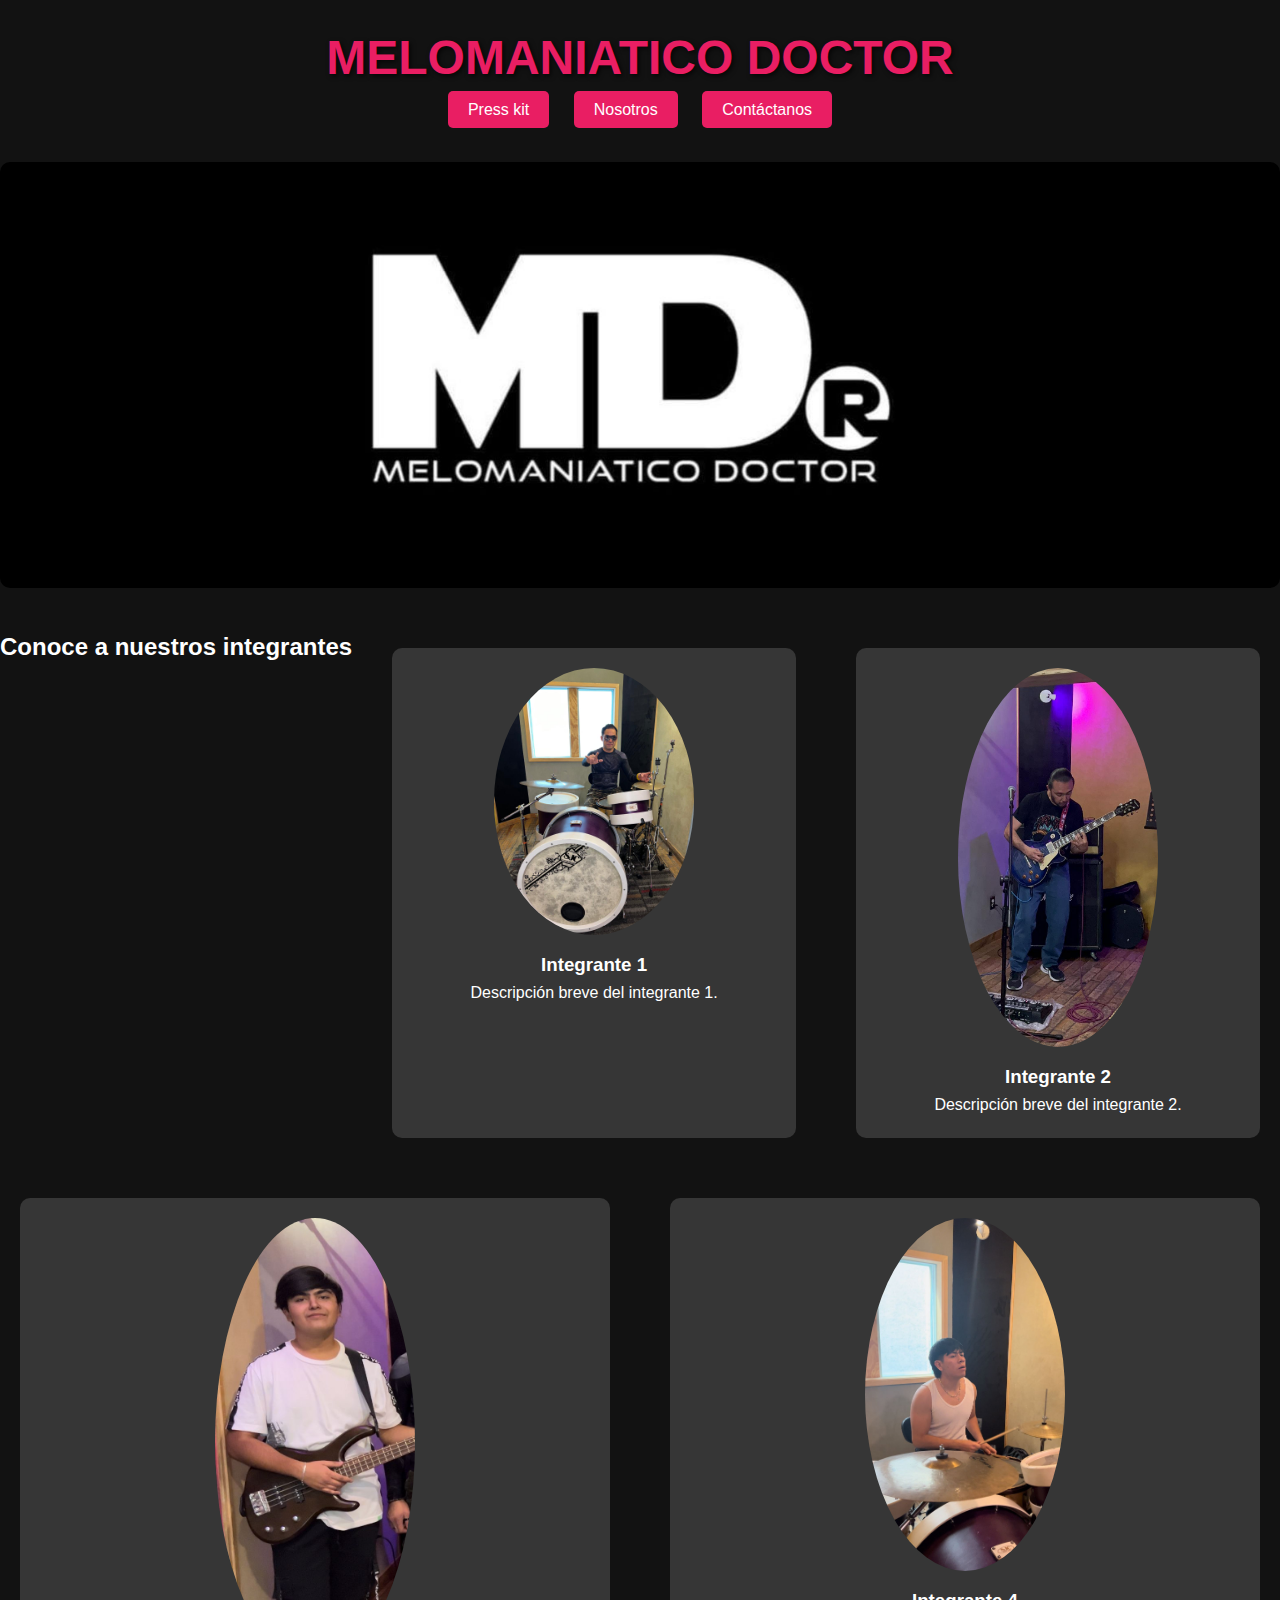
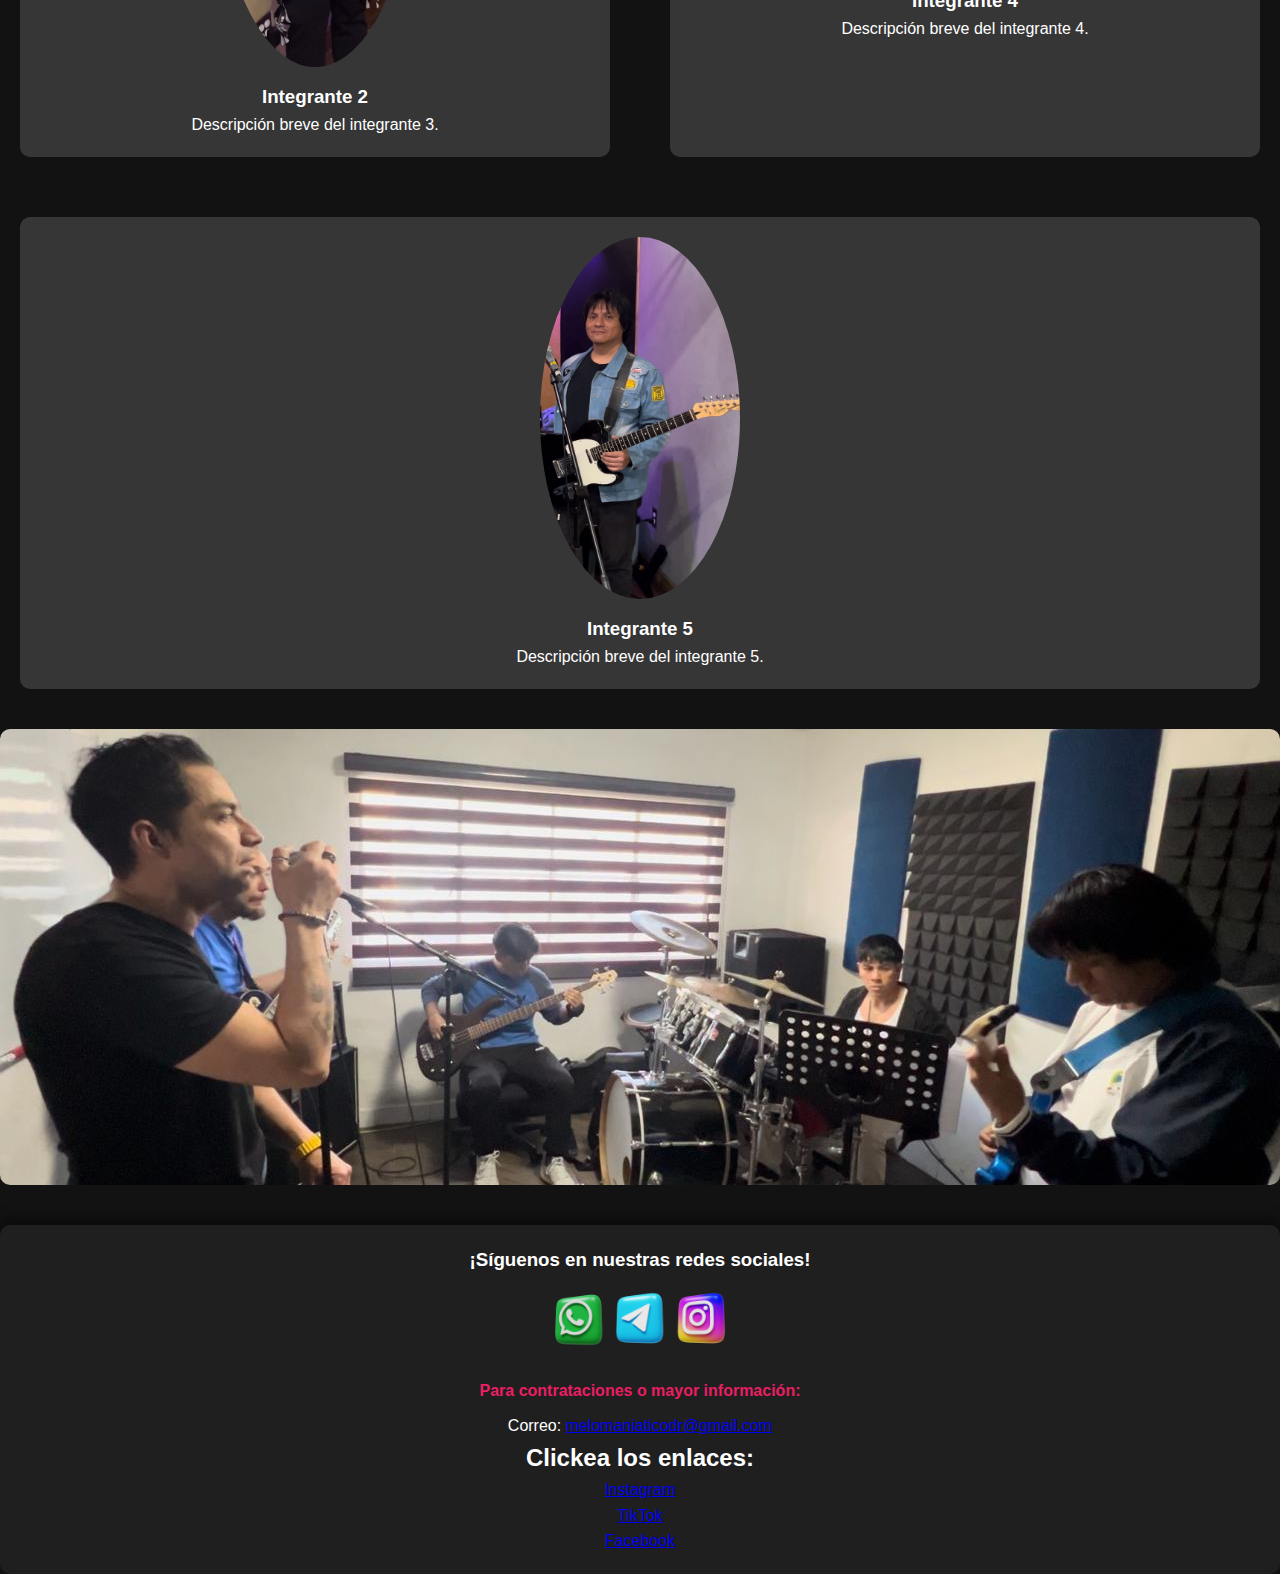
<file: index.html>
<!DOCTYPE html>
<html lang="en">

<head>
    <meta charset="UTF-8">
    <meta name="viewport" content="width=device-width, initial-scale=1.0">
    <title>Melomaniatico Doctor</title>
    <link rel="stylesheet" href="estilo.css">
</head>

        

<body>

  
        <header>
            <h1>MELOMANIATICO DOCTOR</h1>  
            <nav>
               <a href="press kit.html" class="Navegar">Press kit</a>
                <a href="Nosotros.html" class="Navegar">Nosotros</a>
                <a href="contactanos.html" class="Navegar">Contáctanos</a>
            </nav>
        </header>

        <section class="hero">
            <img src="logomd.jpeg" alt="Melomaniatico Doctor Logo" class="hero-img">
        </section>

        <section class="integrantes">
            <h2>Conoce a nuestros integrantes</h2>
            <div class="integrante">
                <img src="papa.jpeg" alt="Integrante 1" class="integrante-img">
                <h3>Integrante 1</h3>
                <p>Descripción breve del integrante 1.</p>
            </div>

            <div class="integrante">
                <img src="ivan.jpeg" alt="Integrante 2" class="integrante-img">
                <h3>Integrante 2</h3>
                <p>Descripción breve del integrante 2.</p>
            </div>

            
            <div class="integrante">
                <img src="joshua.jpeg" alt="Integrante 3" class="integrante-img">
                <h3>Integrante 2</h3>
                <p>Descripción breve del integrante 3.</p>
            </div>

            
            <div class="integrante">
                <img src="jordan.jpeg" alt="Integrante 4" class="integrante-img">
                <h3>Integrante 4</h3>
                <p>Descripción breve del integrante 4.</p>
            </div>

            <div class="integrante">
                <img src="fabricio.jpeg" alt="Integrante 5" class="integrante-img">
                <h3>Integrante 5</h3>
                <p>Descripción breve del integrante 5.</p>
            </div>

          
        </section>

        <section class="featured-media">
           
            <img src="footer" alt="Último lanzamiento" class="imagenespibes">
        </section>

        <footer>
            <h3>¡Síguenos en nuestras redes sociales!</h3>

            <img src="redes bien.webp" alt="Redes Sociales" class="integrante-img">

            <h4>Para contrataciones o mayor información:</h4>
            <p>Correo: <a href="mailto:melomaniaticodr@gmail.com">melomaniaticodr@gmail.com</a></p>

            <div class="social-links">
                <h2>Clickea los enlaces:</h2>
                <a href="https://www.instagram.com/melomaniaticodoctor?igsh=N2xtYjhlcjc2Njdv&utm_source=qr">Instagram</a><br>
                <a href="https://www.tiktok.com/@melomaniatico_doctor?_t=8oRgEsll5Vt&_r=1">TikTok</a><br>
                <a href="https://www.facebook.com/profile.php?id=61556344380450&mibextid=LQQJ4d">Facebook</a><br>

            </div>


        </footer>
    </div>

  <!-- PAGINA 100% CREADA POR VICTOR DANIEL MELCHOR VILCHIS -->
</body>
</html>
</file>
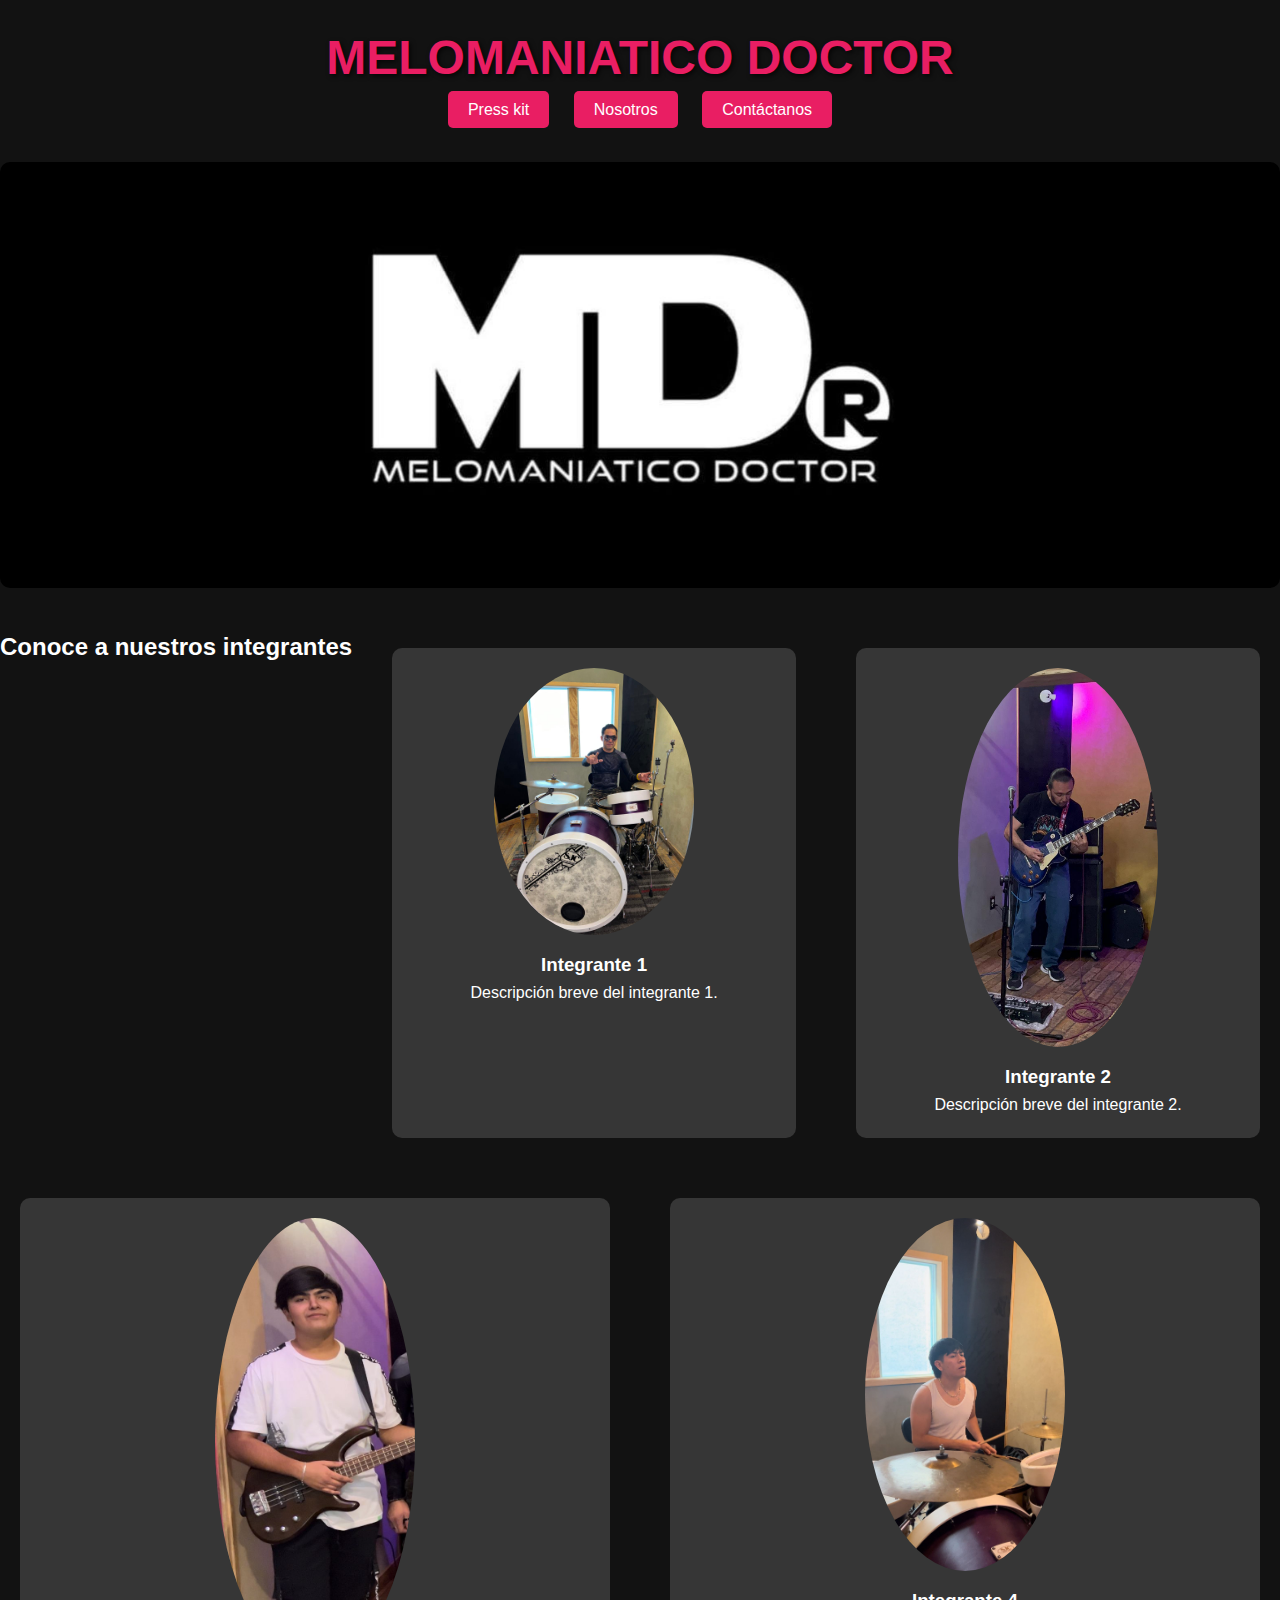
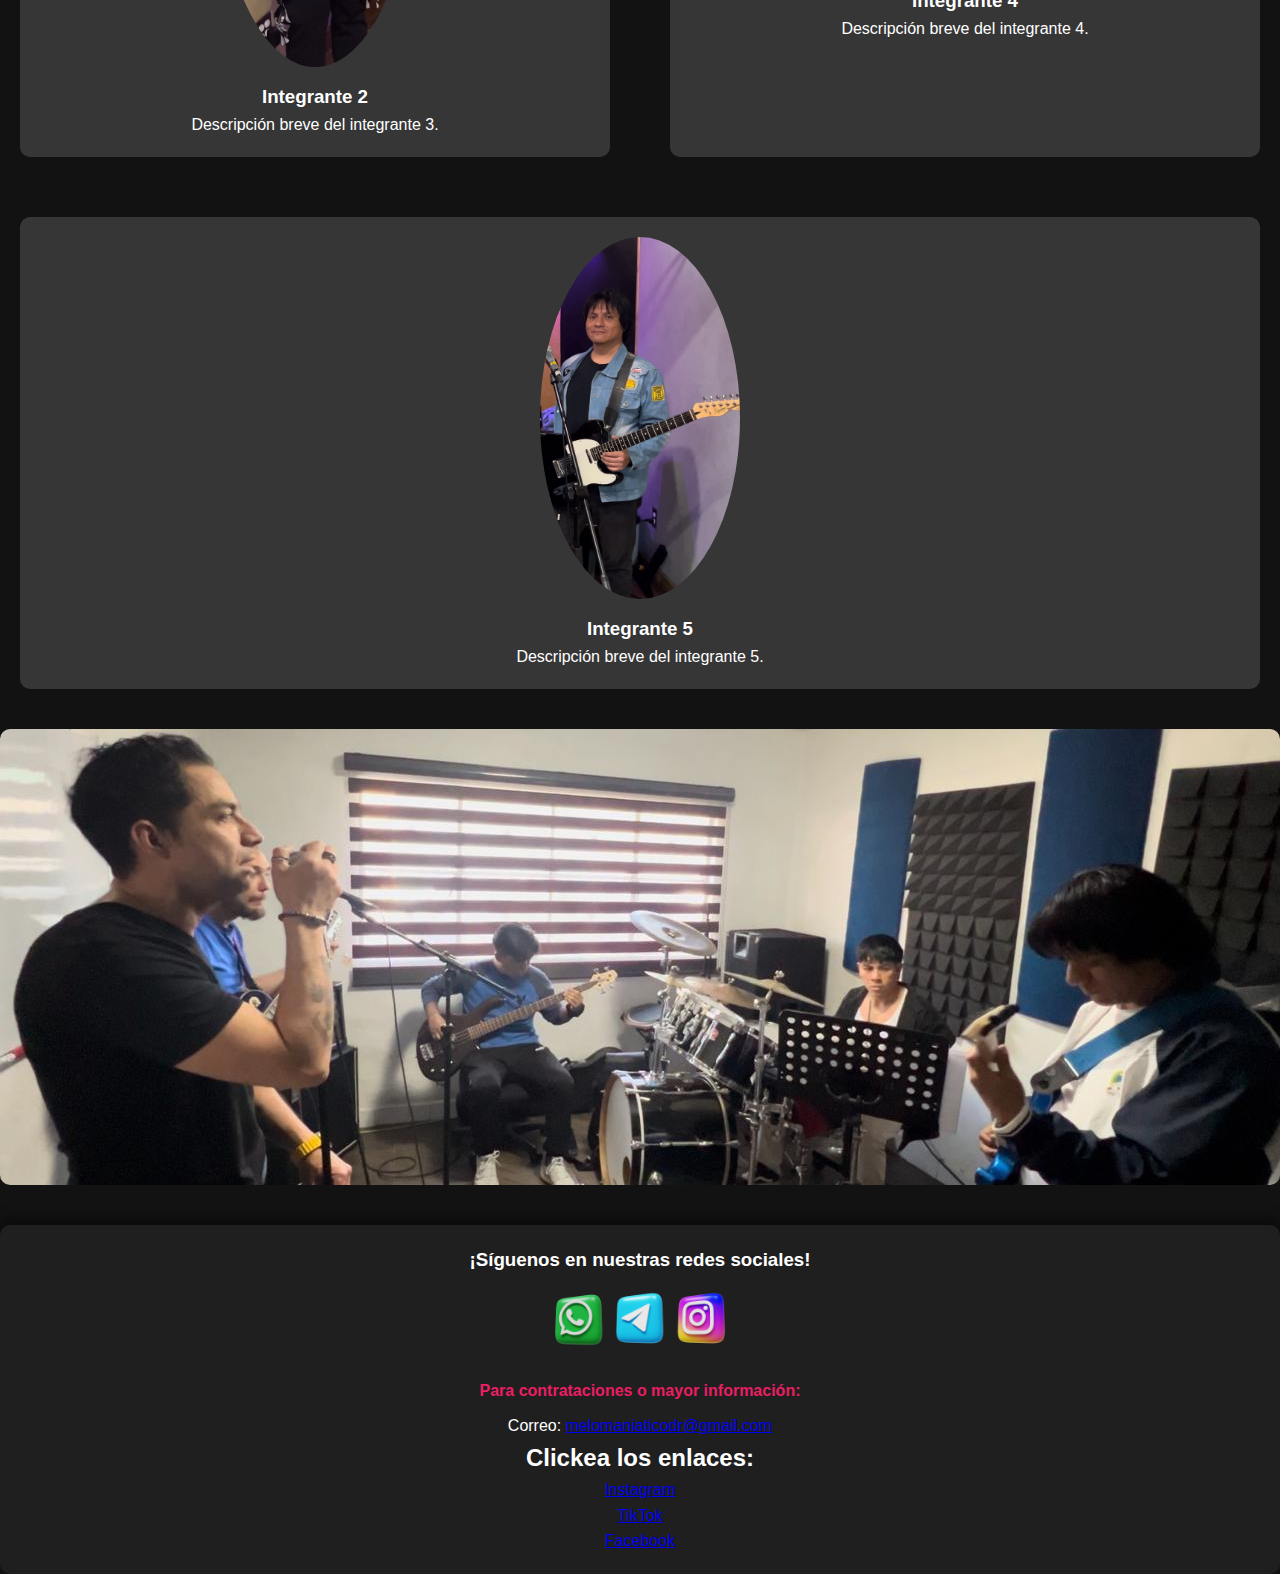
<file: MD web/index.html>
<!DOCTYPE html>
<html lang="en">

<head>
    <meta charset="UTF-8">
    <meta name="viewport" content="width=device-width, initial-scale=1.0">
    <title>Melomaniatico Doctor</title>
    <link rel="stylesheet" href="estilo.css">
</head>

        

<body>

  
        <header>
            <h1>MELOMANIATICO DOCTOR</h1>  
            <nav>
               <a href="press kit.html" class="Navegar">Press kit</a>
                <a href="Nosotros.html" class="Navegar">Nosotros</a>
                <a href="contactanos.html" class="Navegar">Contáctanos</a>
            </nav>
        </header>

        <section class="hero">
            <img src="logomd.jpeg" alt="Melomaniatico Doctor Logo" class="hero-img">
        </section>

        <section class="integrantes">
            <h2>Conoce a nuestros integrantes</h2>
            <div class="integrante">
                <img src="papa.jpeg" alt="Integrante 1" class="integrante-img">
                <h3>Integrante 1</h3>
                <p>Descripción breve del integrante 1.</p>
            </div>

            <div class="integrante">
                <img src="ivan.jpeg" alt="Integrante 2" class="integrante-img">
                <h3>Integrante 2</h3>
                <p>Descripción breve del integrante 2.</p>
            </div>

            
            <div class="integrante">
                <img src="joshua.jpeg" alt="Integrante 3" class="integrante-img">
                <h3>Integrante 2</h3>
                <p>Descripción breve del integrante 3.</p>
            </div>

            
            <div class="integrante">
                <img src="jordan.jpeg" alt="Integrante 4" class="integrante-img">
                <h3>Integrante 4</h3>
                <p>Descripción breve del integrante 4.</p>
            </div>

            <div class="integrante">
                <img src="fabricio.jpeg" alt="Integrante 5" class="integrante-img">
                <h3>Integrante 5</h3>
                <p>Descripción breve del integrante 5.</p>
            </div>

          
        </section>

        <section class="featured-media">
           
            <img src="footer" alt="Último lanzamiento" class="imagenespibes">
        </section>

        <footer>
            <h3>¡Síguenos en nuestras redes sociales!</h3>

            <img src="redes bien.webp" alt="Redes Sociales" class="integrante-img">

            <h4>Para contrataciones o mayor información:</h4>
            <p>Correo: <a href="mailto:melomaniaticodr@gmail.com">melomaniaticodr@gmail.com</a></p>

            <div class="social-links">
                <h2>Clickea los enlaces:</h2>
                <a href="https://www.instagram.com/melomaniaticodoctor?igsh=N2xtYjhlcjc2Njdv&utm_source=qr">Instagram</a><br>
                <a href="https://www.tiktok.com/@melomaniatico_doctor?_t=8oRgEsll5Vt&_r=1">TikTok</a><br>
                <a href="https://www.facebook.com/profile.php?id=61556344380450&mibextid=LQQJ4d">Facebook</a><br>

            </div>


        </footer>
    </div>

  <!-- PAGINA 100% CREADA POR VICTOR DANIEL MELCHOR VILCHIS -->
</body>
</html>
</file>
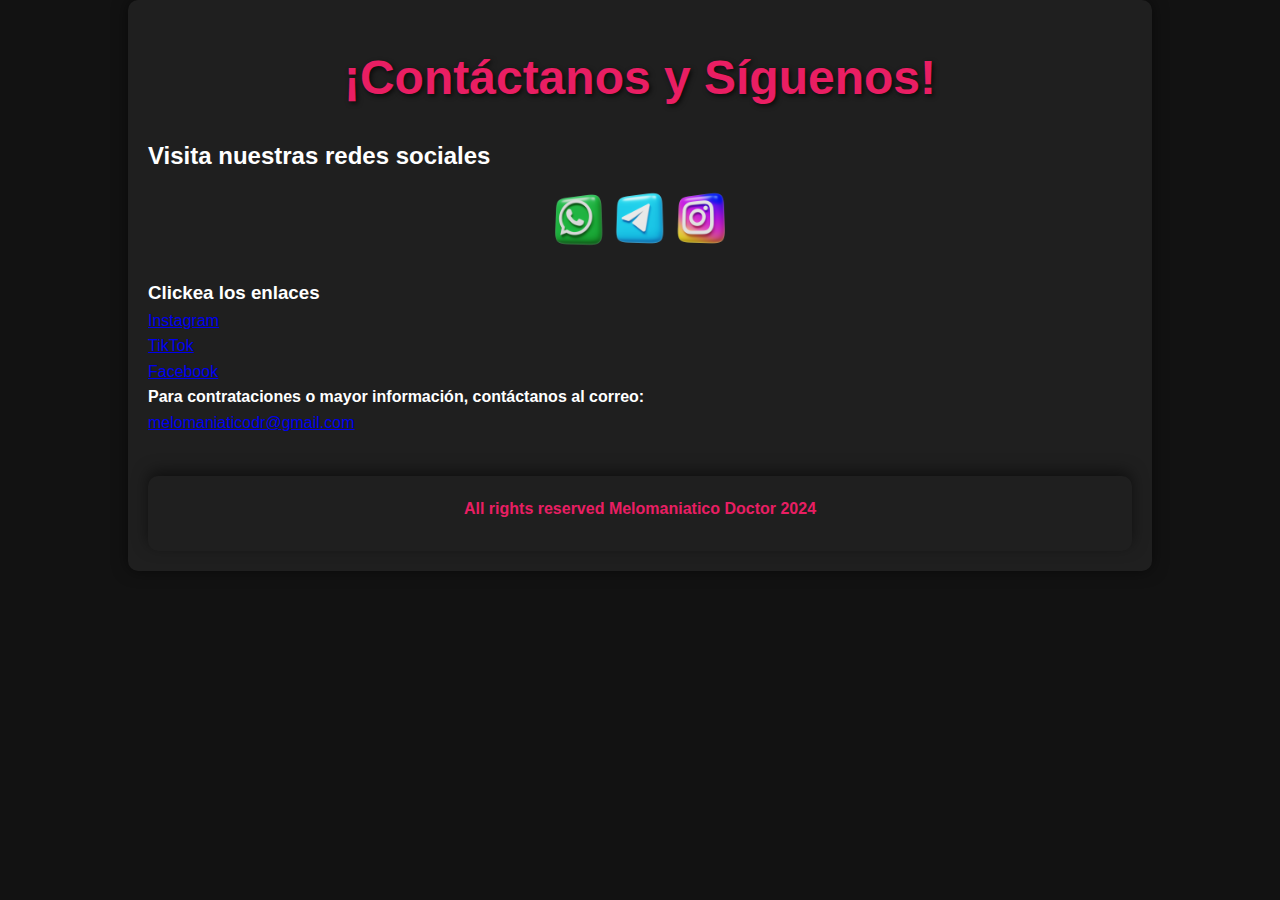
<file: contactanos.html>
<!DOCTYPE html>
<html lang="en">

<head>
    <meta charset="UTF-8">
    <meta name="viewport" content="width=device-width, initial-scale=1.0">
    <title>Contáctanos</title>
    <link rel="stylesheet" href="estilo.css">
</head>

<body>

    <div class="container">
        <header>
            <h1>¡Contáctanos y Síguenos!</h1>
        </header>

        <section class="contact-section">
            <h2>Visita nuestras redes sociales</h2>
            <img class="integrante-img" src="redes bien.webp" alt="Redes Sociales">

            <div class="social-links">
                <h3>Clickea los enlaces</h3>
                <a href="https://www.instagram.com/melomaniaticodoctor?igsh=N2xtYjhlcjc2Njdv&utm_source=qr" class="social-link">Instagram</a>
                <br>
                <a href="https://www.tiktok.com/@melomaniatico_doctor?_t=8oRgEsll5Vt&_r=1" class="social-link">TikTok</a>
                <br>
                <a href="https://www.facebook.com/profile.php?id=61556344380450&mibextid=LQQJ4d" class="social-link">Facebook</a>
            </div>

            <h4>Para contrataciones o mayor información, contáctanos al correo:</h4>
            <p><a href="mailto:melomaniaticodr@gmail.com">melomaniaticodr@gmail.com</a></p>
        </section>

        <footer>
         <H4>All rights reserved Melomaniatico Doctor 2024</H4>
        </footer>
    </div>

</body>
<!-- PAGINA 100% CREADA POR VICTOR DANIEL MELCHOR VILCHIS -->
</html>
</file>
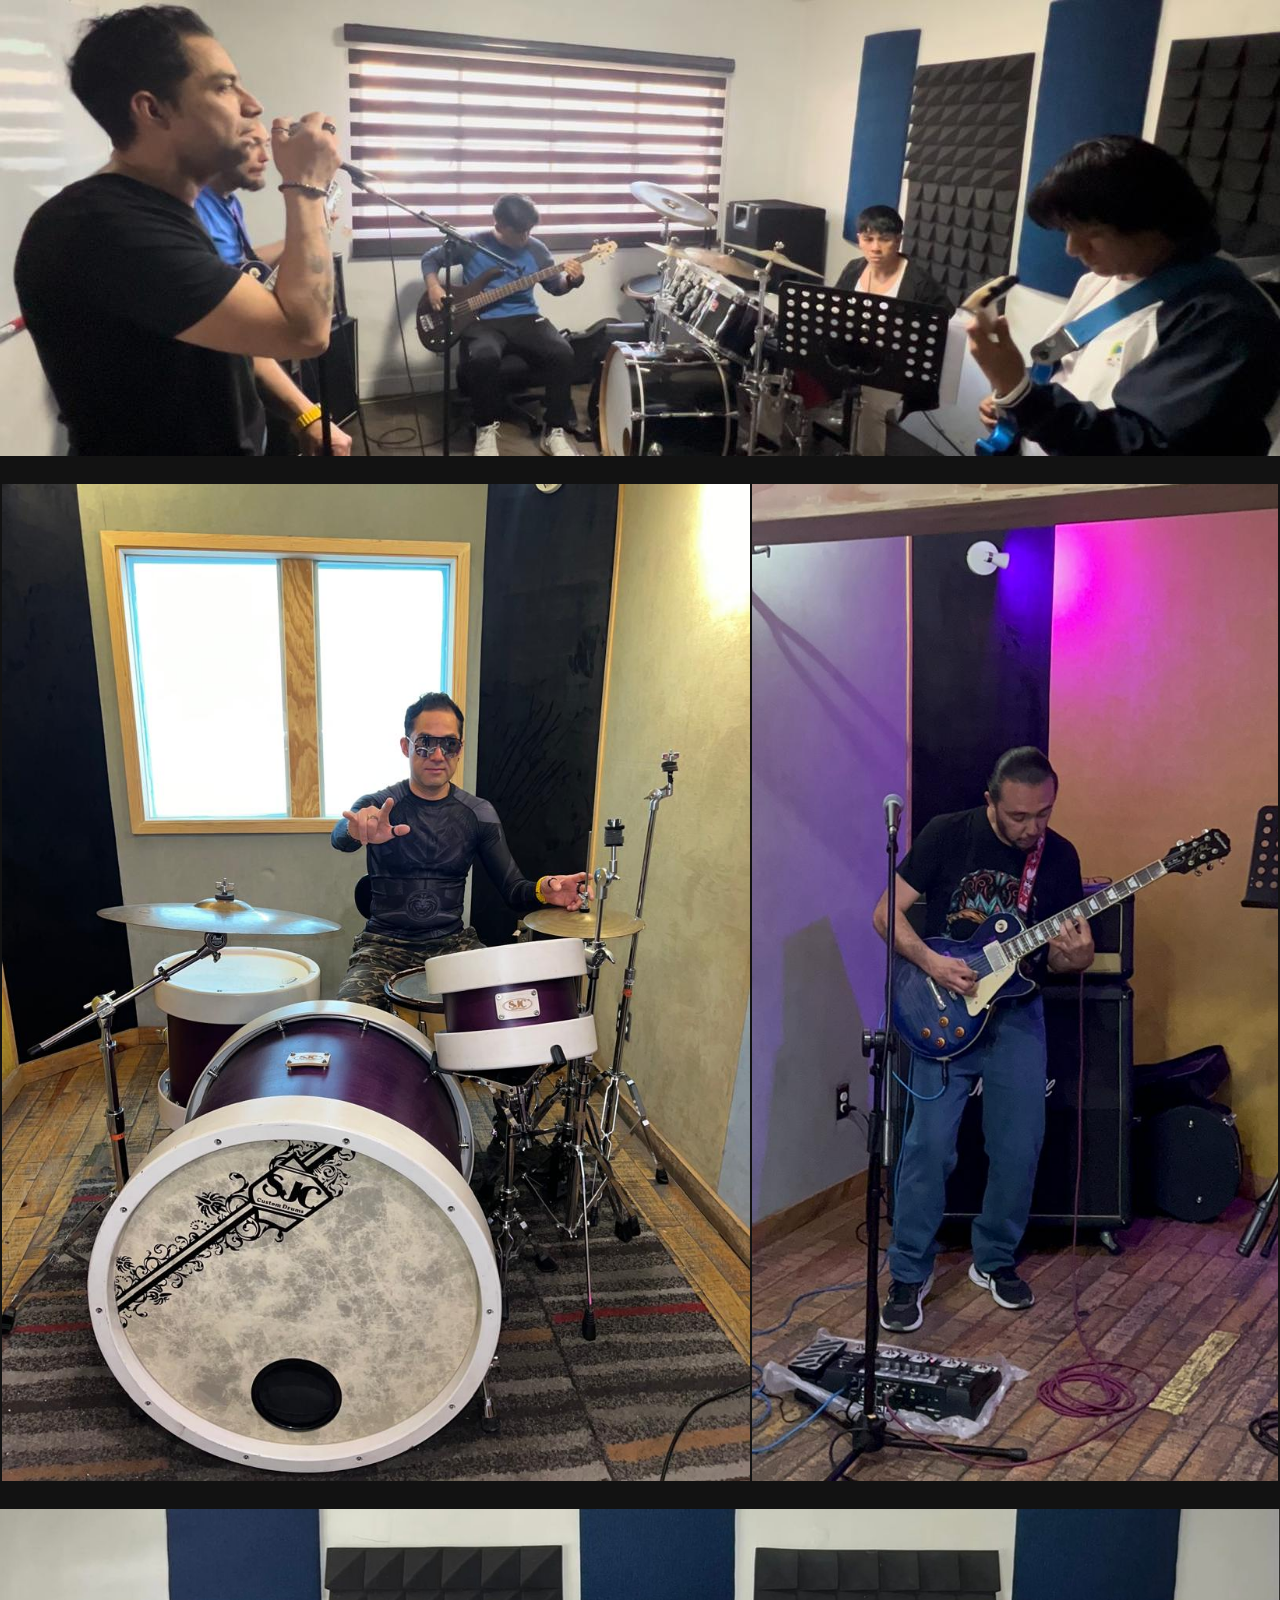
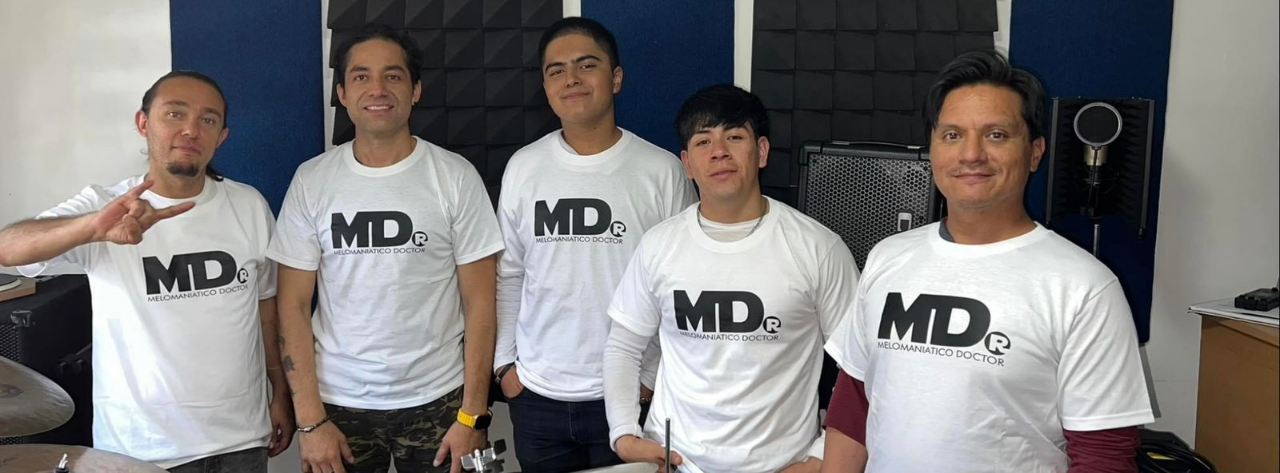
<file: Nosotros.html>
<!DOCTYPE html>
<html lang="en">
<head>
    <meta charset="UTF-8">
    <meta name="viewport" content="width=device-width, initial-scale=1.0">
    <title>Nosotros</title>
    <link rel="stylesheet" href="estilo.css">
</head>
<body>
    <img src="footer" alt="">

    <table>

        <tr>

            <td><img src="papa.jpeg" alt=""></td>

            <td><img src="ivan.jpeg" alt=""></td>

        </tr>

        <br>
       
    </table>

    <br>

    <img src="los pibes.jpeg">


    
</body>

</html>
<!-- PAGINA 100% CREADA POR VICTOR DANIEL MELCHOR VILCHIS -->
</file>
<file: estilo.css>
/* Reset de estilos para consistencia entre navegadores */
* {
    margin: 0;
    padding: 0;
    box-sizing: border-box;
    font-family: 'Arial', sans-serif;
}

body {
    background-color: #121212;
    color: #FFFFFF;
    line-height: 1.6;
    font-size: 16px;
}

.container {
    width: 80%;
    margin: 0 auto;
    padding: 20px;
    background-color: #1F1F1F;
    border-radius: 10px;
    box-shadow: 0 0 15px rgba(0, 0, 0, 0.5);
}

header {
    text-align: center;
    padding: 20px 0;
}

header h1 {
    font-size: 3em;
    color: #E91E63;
    text-shadow: 2px 2px 5px rgba(0, 0, 0, 0.7);
}

nav a {
    text-decoration: none;
    color: #FFFFFF;
    padding: 10px 20px;
    margin: 0 10px;
    background-color: #E91E63;
    border-radius: 5px;
    transition: background-color 0.3s ease;
}

nav a:hover {
    background-color: #C2185B;
}

.integrantes {
    display: flex;
    flex-wrap: wrap;
    justify-content: space-around;
    margin-top: 40px;
}

.integrante {
    flex: 1 1 calc(33.333% - 40px);
    margin: 20px;
    padding: 20px;
    border-radius: 10px;
    background-color: #363636;
    text-align: center;
    transition: transform 0.3s ease, box-shadow 0.3s ease;
}

.integrante:hover {
    transform: translateY(-10px);
    box-shadow: 0 5px 15px rgba(0, 0, 0, 0.5);
}

.integrante-img {
    max-width: 100%;
    height: auto;
    border-radius: 50%;
    margin-bottom: 15px;
}

.canciones {
    max-width: 100%;
    height: auto;
    margin-bottom: 20px;
    border-radius: 10px;
    overflow: hidden;
}

.imagenespibes {
    width: 100%;
    height: auto;
    display: block;
    margin: 30px auto;
    border-radius: 10px;
}

footer {
    text-align: center;
    padding: 20px;
    background-color: #1F1F1F;
    margin-top: 40px;
    border-radius: 10px;
    box-shadow: 0 -5px 15px rgba(0, 0, 0, 0.5);
}

footer h4 {
    color: #E91E63;
    margin-bottom: 10px;
}
img {
    max-width: 100%;
    height: auto;
    display: block;
    margin-left: auto;
    margin-right: auto;
}

/* Específico para las imágenes destacadas */
.hero-img, .imagenespibes, .integrante-img {
    max-width: 100%;
    height: auto;
    display: block;
    margin: 20px auto;
    border-radius: 10px;
}

.integrante-img {
    max-width: 200px;
    height: auto;
    border-radius: 50%; /* Esto hace que la imagen sea circular */
    display: block;
    margin: 0 auto 15px auto;
}

/* Contenedor para las imágenes de integrantes */
.integrantes {
    display: flex;
    flex-wrap: wrap;
    justify-content: center;
    gap: 20px; /* Espacio entre las imágenes */
}

.integrante {
    flex: 1 1 calc(33.333% - 40px); /* Hace que cada imagen ocupe un tercio del ancho disponible */
    margin: 20px;
    padding: 20px;
    border-radius: 10px;
    background-color: #363636;
    text-align: center;
    transition: transform 0.3s ease, box-shadow 0.3s ease;
}

.integrante:hover {
    transform: translateY(-10px);
    box-shadow: 0 5px 15px rgba(0, 0, 0, 0.5);
}
</file>
<file: MD web/estilo.css>
/* Reset de estilos para consistencia entre navegadores */
* {
    margin: 0;
    padding: 0;
    box-sizing: border-box;
    font-family: 'Arial', sans-serif;
}

body {
    background-color: #121212;
    color: #FFFFFF;
    line-height: 1.6;
    font-size: 16px;
}

.container {
    width: 80%;
    margin: 0 auto;
    padding: 20px;
    background-color: #1F1F1F;
    border-radius: 10px;
    box-shadow: 0 0 15px rgba(0, 0, 0, 0.5);
}

header {
    text-align: center;
    padding: 20px 0;
}

header h1 {
    font-size: 3em;
    color: #E91E63;
    text-shadow: 2px 2px 5px rgba(0, 0, 0, 0.7);
}

nav a {
    text-decoration: none;
    color: #FFFFFF;
    padding: 10px 20px;
    margin: 0 10px;
    background-color: #E91E63;
    border-radius: 5px;
    transition: background-color 0.3s ease;
}

nav a:hover {
    background-color: #C2185B;
}

.integrantes {
    display: flex;
    flex-wrap: wrap;
    justify-content: space-around;
    margin-top: 40px;
}

.integrante {
    flex: 1 1 calc(33.333% - 40px);
    margin: 20px;
    padding: 20px;
    border-radius: 10px;
    background-color: #363636;
    text-align: center;
    transition: transform 0.3s ease, box-shadow 0.3s ease;
}

.integrante:hover {
    transform: translateY(-10px);
    box-shadow: 0 5px 15px rgba(0, 0, 0, 0.5);
}

.integrante-img {
    max-width: 100%;
    height: auto;
    border-radius: 50%;
    margin-bottom: 15px;
}

.canciones {
    max-width: 100%;
    height: auto;
    margin-bottom: 20px;
    border-radius: 10px;
    overflow: hidden;
}

.imagenespibes {
    width: 100%;
    height: auto;
    display: block;
    margin: 30px auto;
    border-radius: 10px;
}

footer {
    text-align: center;
    padding: 20px;
    background-color: #1F1F1F;
    margin-top: 40px;
    border-radius: 10px;
    box-shadow: 0 -5px 15px rgba(0, 0, 0, 0.5);
}

footer h4 {
    color: #E91E63;
    margin-bottom: 10px;
}
img {
    max-width: 100%;
    height: auto;
    display: block;
    margin-left: auto;
    margin-right: auto;
}

/* Específico para las imágenes destacadas */
.hero-img, .imagenespibes, .integrante-img {
    max-width: 100%;
    height: auto;
    display: block;
    margin: 20px auto;
    border-radius: 10px;
}

.integrante-img {
    max-width: 200px;
    height: auto;
    border-radius: 50%; /* Esto hace que la imagen sea circular */
    display: block;
    margin: 0 auto 15px auto;
}

/* Contenedor para las imágenes de integrantes */
.integrantes {
    display: flex;
    flex-wrap: wrap;
    justify-content: center;
    gap: 20px; /* Espacio entre las imágenes */
}

.integrante {
    flex: 1 1 calc(33.333% - 40px); /* Hace que cada imagen ocupe un tercio del ancho disponible */
    margin: 20px;
    padding: 20px;
    border-radius: 10px;
    background-color: #363636;
    text-align: center;
    transition: transform 0.3s ease, box-shadow 0.3s ease;
}

.integrante:hover {
    transform: translateY(-10px);
    box-shadow: 0 5px 15px rgba(0, 0, 0, 0.5);
}
</file>
